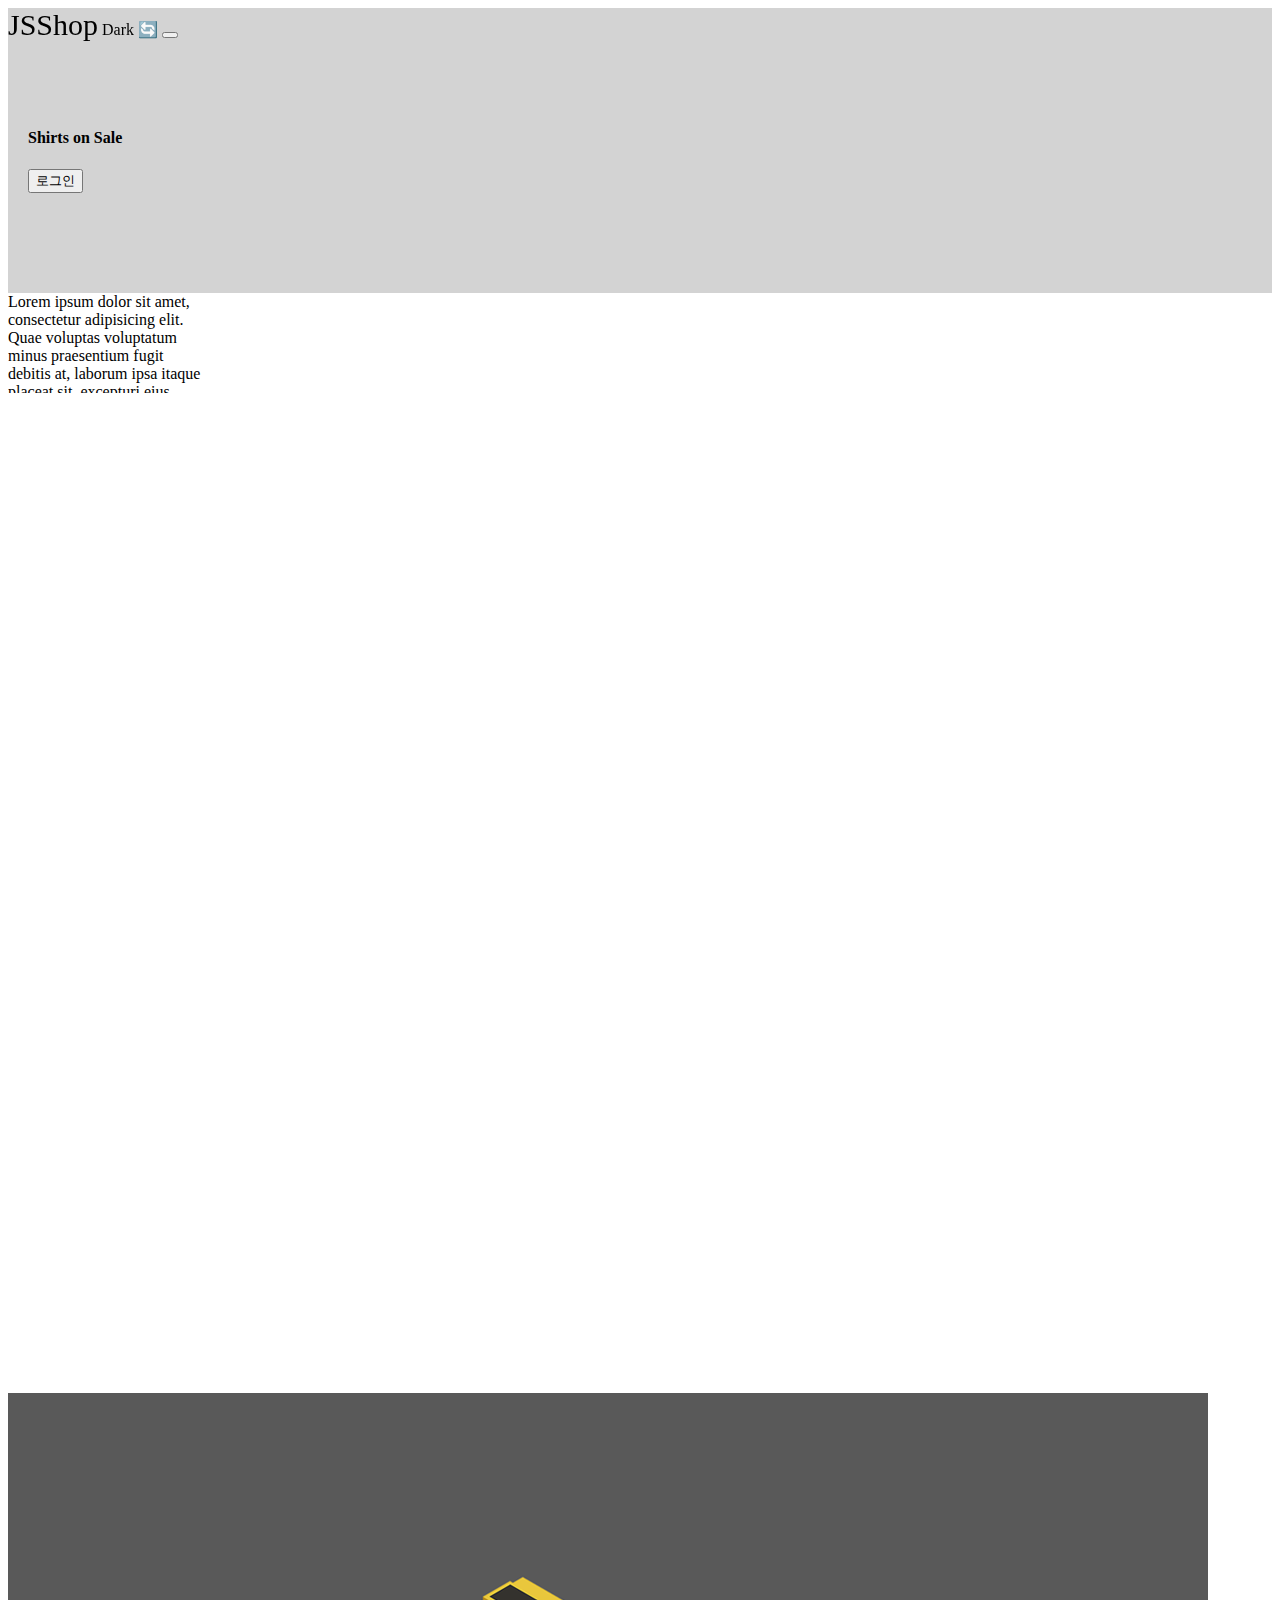
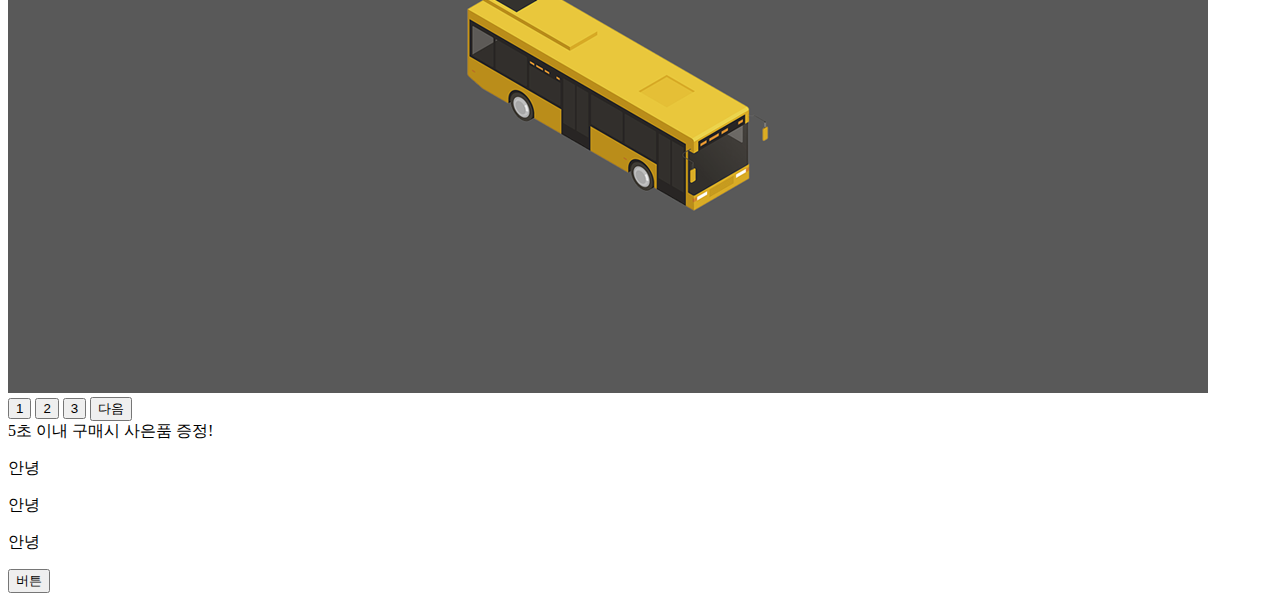
<file: index.html>
<!DOCTYPE html>
<html>
<head>
    <meta sharset="UTF-8">
    <meta name="viewport" content="width=device-width, initial-scale=1">
    
    <!-- Bootstrap CSS -->
    <link href="https://cdn.jsdelivr.net/npm/bootstrap@5.1.3/dist/css/bootstrap.min.css" rel="stylesheet" integrity="sha384-1BmE4kWBq78iYhFldvKuhfTAU6auU8tT94WrHftjDbrCEXSU1oBoqyl2QvZ6jIW3" crossorigin="anonymous">
    
    <link rel="stylesheet" href="main.css">
    
    <title>Page Title</title>
    
   <!--    jquery-->
    <script src="https://code.jquery.com/jquery-3.7.1.min.js" integrity="sha256-/JqT3SQfawRcv/BIHPThkBvs0OEvtFFmqPF/lYI/Cxo=" crossorigin="anonymous"></script>
    
</head>
<body class="">
    
    
<!--    모달창 디자인-->
    <div class="black-bg">
        <div class="white-bg">
            <h4>로그인하세요</h4>
            <form action="success.html">
              <div class="my-3">
                <input type="text" class="form-control">
               </div>
               <div class="my-3">
                 <input type="password" class="form-control">
               </div>
               <button type="submit" class="btn btn-primary" id="send">전송</button>
               <button type="button" class="btn btn-danger" id="close">닫기</button>
            </form> 
        </div>
    </div> 
    
    <script>
        
        document.querySelector('.black-bg').addEventListener('click',function(e){
            
//            e.target; // 유저가 실제로 누른거
//            e.currentTarget; //이벤트리스너 달린 곳
//            e.preventDefault();
//            e.stopImmediatePropagation();
            if (e.target == document.querySelector('.black-bg')){
                document.querySelector('.black-bg').classList.remove('show-medal');
                }
            
            document.querySelector('.black-bg').classList.remove('show-modal'); 
        })
    
    </script>
       
    <script>
        
//        document.getElementById('email').addEventListener('change',function(){
//            console.log('안녕')
//        })
        
//        if (1 == 3){
//            console.log('맞아요1');
//        }   else if (3 == 3){
//            console.log('맞아요2');
//        }
//        
         $('form').on('submit', function(){
             var 입력한값 = document.getElementById('email').value;
             
             if(입력한값 == '' ){
                alert('아이디입력안함');
            }
             if ( /\S+@\S+\.\S+/.test(입력한값)){
                 alert('이메일형식아님');
             }
         });
        
        
    </script>
    
    
    
    <nav class="navbar navbar-light bg-light">
        <div class="container-fluid">
            <span class="navbar-brand">JSShop</span>
            <span class="badge bg-dark">Dark 🔄</span>
            <button class="navbar-toggler" type="button">
                <span class="navbar-toggler-icon"></span>
            </button>
        </div>
    </nav>
    
    <script>
        
        $(window).on('scroll', function(){
            if (window.scrollY > 100){
                $('.navbar-brand').css('font-size', '20px');
            } else {
                $('.navbar-brand').css('font-size', '25px');
            }
        })
        
    </script>
    
        
    
    <script>
        
        var 이름 = 'kim';
        
        
        var count = 0;
        
        $('.badge').on('click', function(){
            count = count +1;
            if (count % 2 == 1){
                $('.badge').html('Light 🔄')
            } else {
                $('.badge').html('Dark 🔄')
            }
        });
    </script>
    
    <ul class="list-group" id="test1">
      <li class="list-group-item">An item</li>
      <li class="list-group-item">A second item</li>
      <li class="list-group-item">A third item</li>
      <li class="list-group-item">A fourth item</li>
      <li class="list-group-item">And a fifth one</li>
    </ul>
    
    <div class ="main-bg">
        <h4>Shirts on Sale</h4>
        <button id="login" class="btn btn-danger">로그인</button>
    </div>
    
    <div class="lorem" style="width: 200px; height: 100px; overflow-y: scroll">
  Lorem ipsum dolor sit amet, consectetur adipisicing elit. Quae voluptas voluptatum minus praesentium fugit debitis at, laborum ipsa itaque placeat sit, excepturi eius. Nostrum perspiciatis, eligendi quae consectetur praesentium exercitationem.
    </div>
    
    <script>
        // div의 스크롤바 내린 양 + 눈에보이는 div높이 == div의 실제높이
        $('.lorem').on('scroll', function(){
            var 스크롤양 = document.querySelector('.lorem').scrollTop;
            var 실제높이 = document.querySelector('.lorem').scrollHeight;
            var 높이 = document.querySelector('.lorem').clientHeight;
            if () {
                alert('다읽음')
            }
        })
        
        document.querySelector('html').scrollHeight
        document.querySelector('html').clientHeight
        window.scrollY
        
    </script>
    
    
    <div style="height: 1000px"></div>
    
    <script>
        
        console.log(vat(55555));
        
        function vat (a){
            var num = (a * 1.1).toFixed(1);
            return parseFloat(num)
        }
    </script>
    
    <div style="overflow: hidden">
        <div class="slide-container">
            <div class="slide-box">
                <img src="car1.png">
            </div>
            <div class="slide-box">
                <img src="car2.png">
            </div>
            <div class="slide-box">
                <img src="car3.png">
            </div>
        </div>
    </div>
    
    <script>
      let 시작좌표 = 0;
      let 눌렀냐 = false;

      $('.slide-box').eq(0).on('mousedown', function(e){
        시작좌표 = e.clientX;
        눌렀냐 = true;
      });

      $('.slide-box').eq(0).on('mousemove', function(e){
        if (눌렀냐 === true) {
          $('.slide-container').css('transform', `translateX( ${e.clientX - 시작좌표}px )`)
        }
      });
        
        $('.slide-box').eq(0).on('mouseup', function(e){
            눌렀냐 = false;

            if (e.clientX - 시작좌표 < -100) {
              $('.slide-container').css('transition', 'all 0.5s').css('transform', 'translateX(-100vw)');
            } else {
              $('.slide-container').css('transition', 'all 0.5s').css('transform', 'translateX(0vw)');
            }
            setTimeout(()=>{
              $('.slide-container').css('transition', 'none')
            }, 500)

          });
        
    </script>
    
    <button class="slide-1">1</button>
    <button class="slide-2">2</button>
    <button class="slide-3">3</button>
    <button class="next">다음</button>
    
    
    <script>
        
        var 지금사진 = 1;
        
        $('.next').on('click', function(){
            if (지금사진 == 1){
                $('slide-container').css('transform','translateX(-100vw);');
                지금사진 += 1;
            } else if (지금사진 == 2){
                $('slide-container').css('transform','translateX(-200vw);');
                지금사진 += 1;
            }
        })
        
        
        
        
        $('.slide-1').on('click', function(){
            $('slide-container').css('transform','translateX(0vw);');
        });
        
        $('.slide-2').on('click', function(){
            $('slide-container').css('transform','translateX(-100vw);');
        });
        
        $('.slide-3').on('click', function(){
            $('slide-container').css('transform','translateX(-200vx)');
        });
        
        
    </script>
    
    <div class="alert alert-danger">
        5초 이내 구매시 사은품 증정!
    </div>
    <script>
        setTimeout(function(){console.log('안녕')}, 5000)
    </script>
    
    <p class="hello">안녕</p>
    <p class="hello">안녕</p>
    <p class="hello">안녕</p>
    <button id="text-btn">버튼</button>
    
    <script>
//        모달창 로그인 버튼 누르면 모달창 뛰운다
        $('#login').on('click', function(){
            $('.black-bg').addClass('show-modal')
        })
        
        
//        jQuery사용
        $('.hello').html('바보');
        $('.hello').css('color','red');
//        class  탈부착 제거는 .removeClass() 토글은 .toggleClass()
//        $('.hello').addClass('클래스명');
//        $('.hello').removeClass('클래스명');
//        $('.hello').toggleClass('클래스명');
//        $('.hello').addClass('show')
//        이벤트리스너사용
        $('.test-btn').on('click', function(){
            $('.hello').fadeOut();
        });
        
        
//        document.getElementsByClassName('navbar-toggler')[0].addEventListener('click',function(){
//            
//            document.getElementsByClassName('list-group')[0].classList.toggle('show');
//            
//        })
        
        
        </script>
<!--
    <div class="alert-box" id="alert">
        <p id="title">알림창임</p>
        <button onclick="알림창열기('none');">닫기</button>
    </div>
    <button onclick="아이디알림창()">버튼1</button>
    <button onclick="비밀번호알림창()">버튼2</button>
<script>
//    document.getElementById('hello').innerHTML = '안녕';
//    폰트사이즈
//    document.getElementById("hello").style.fontSize = "16px";
    function 알림창열기(구멍){
        document.getElementById('alert').style.display =구멍;
    }
    
    function 아이디알림창(){
        document.getElementById('title').innerHTML = '아이디입력하셈';
        document.getElementById('alert').style.display ='block';
    }
    function 비밀번호알림창(){
        document.getElementById('title').innerHTML = '비밀번호입력';
        document.getElementById('alert').style.display ='block';
    }
       
    
//    
//    function 알림창닫기(){
//        document.getElementById('alert').style.display ='none';
//    }
    
</script> 
-->

    
    <!-- Option 1: Bootstrap Bundle with Popper -->
    <script src="https://cdn.jsdelivr.net/npm/bootstrap@5.1.3/dist/js/bootstrap.bundle.min.js" integrity="sha384-ka7Sk0Gln4gmtz2MlQnikT1wXgYsOg+OMhuP+IlRH9sENBO0LRn5q+8nbTov4+1p" crossorigin="anonymous">
    </script>
    
 
</body>
</html>
</file>
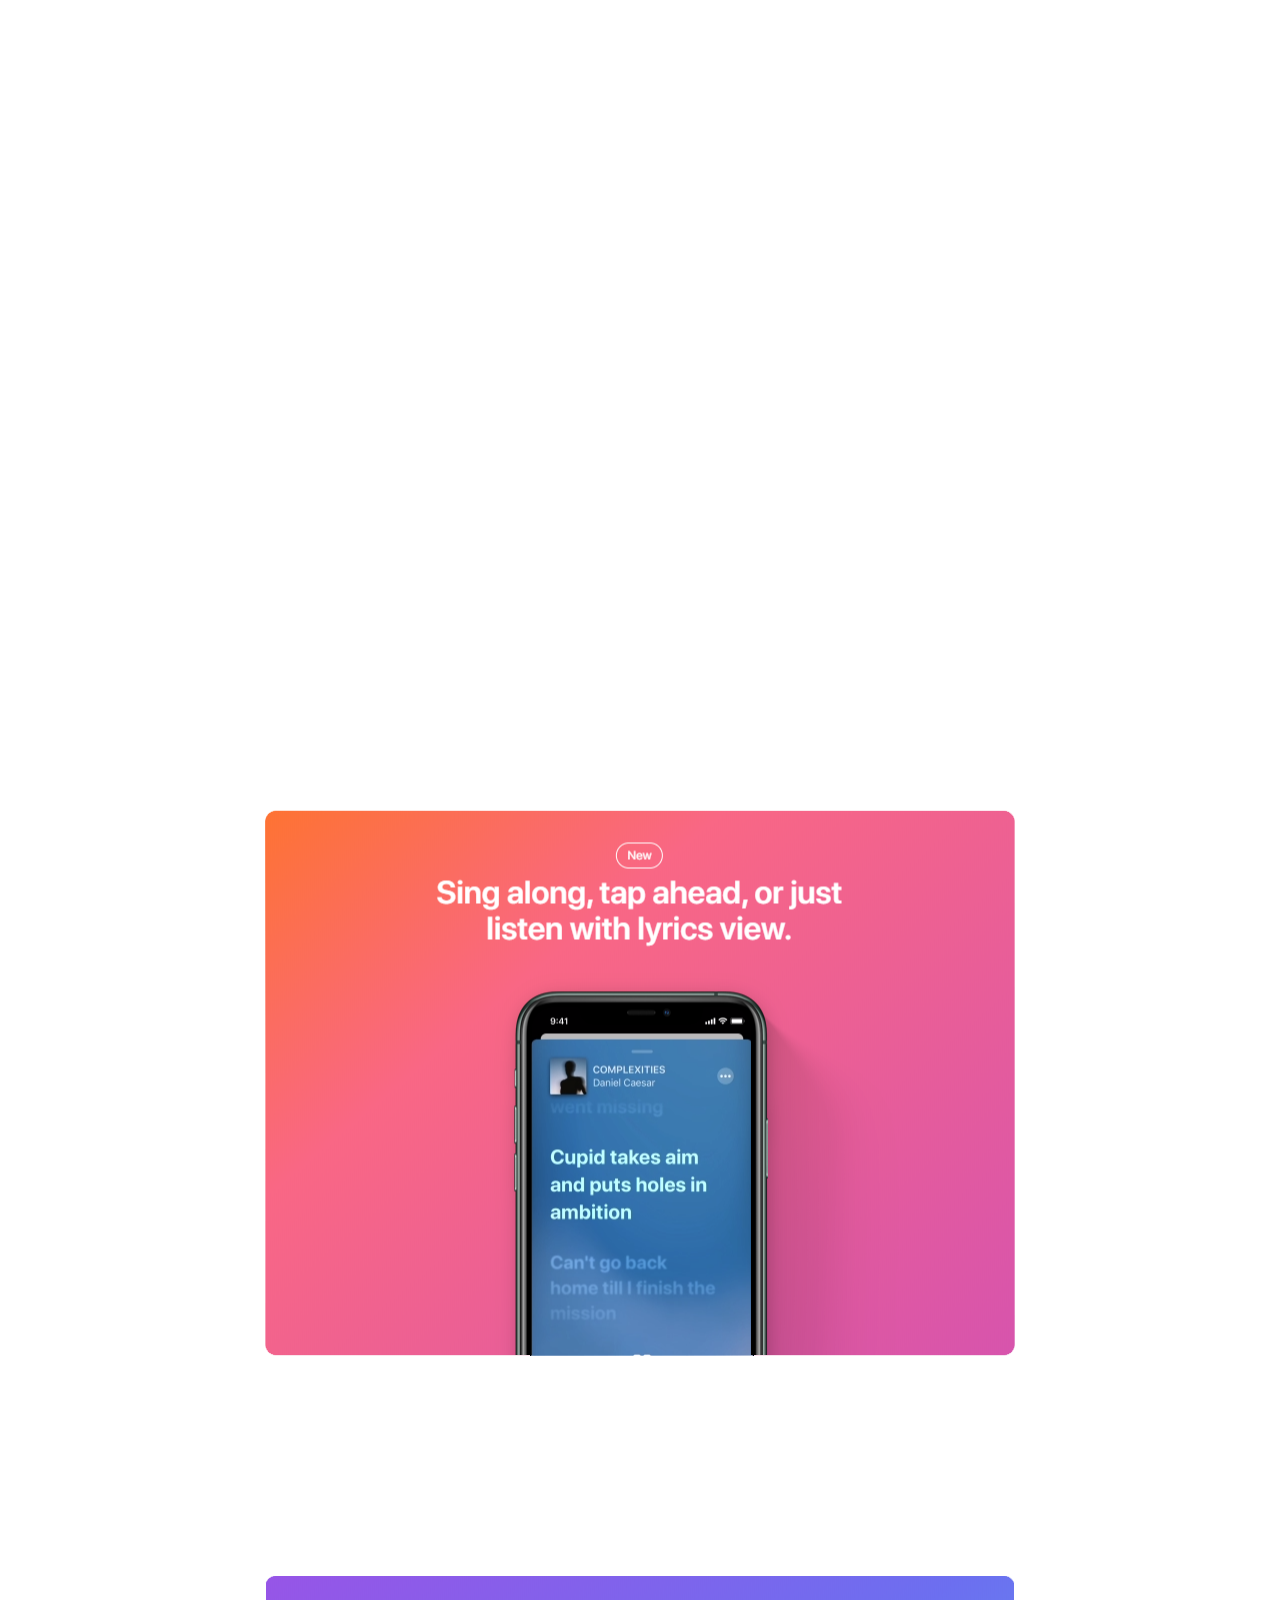
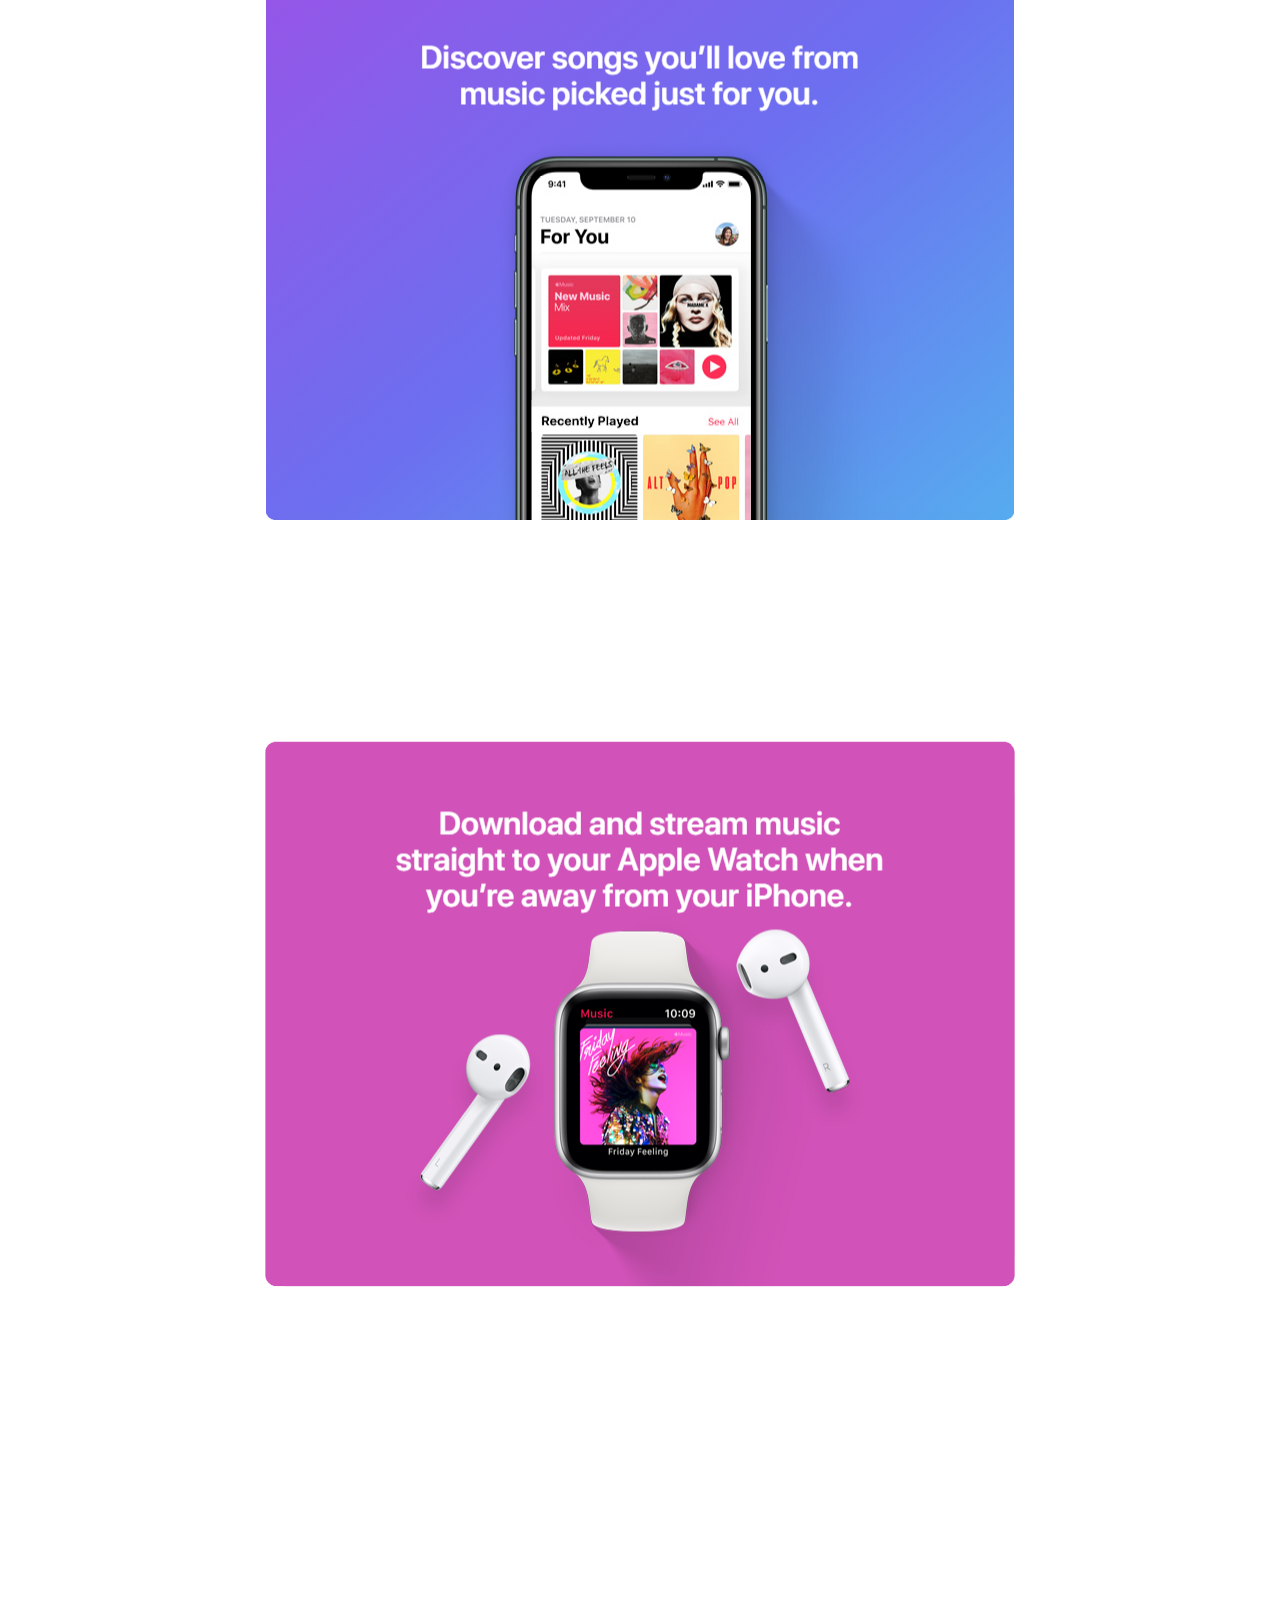
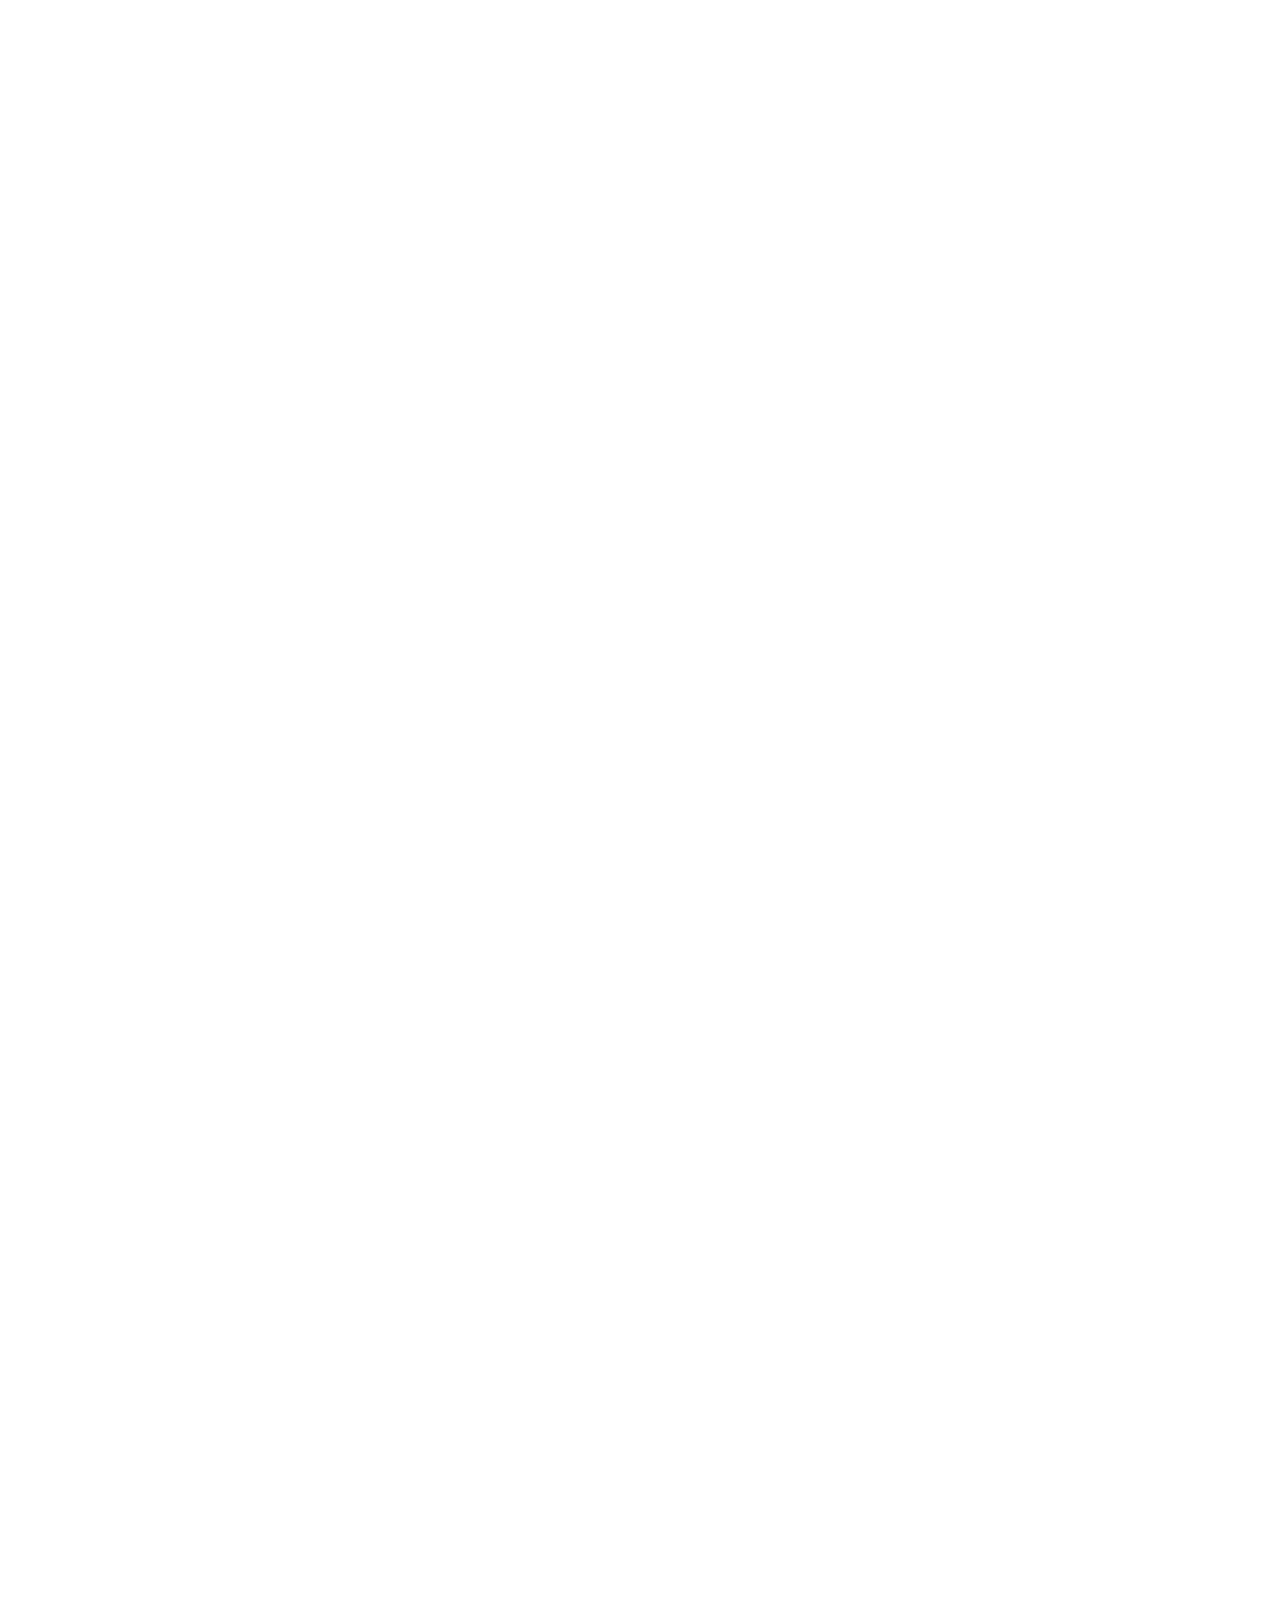
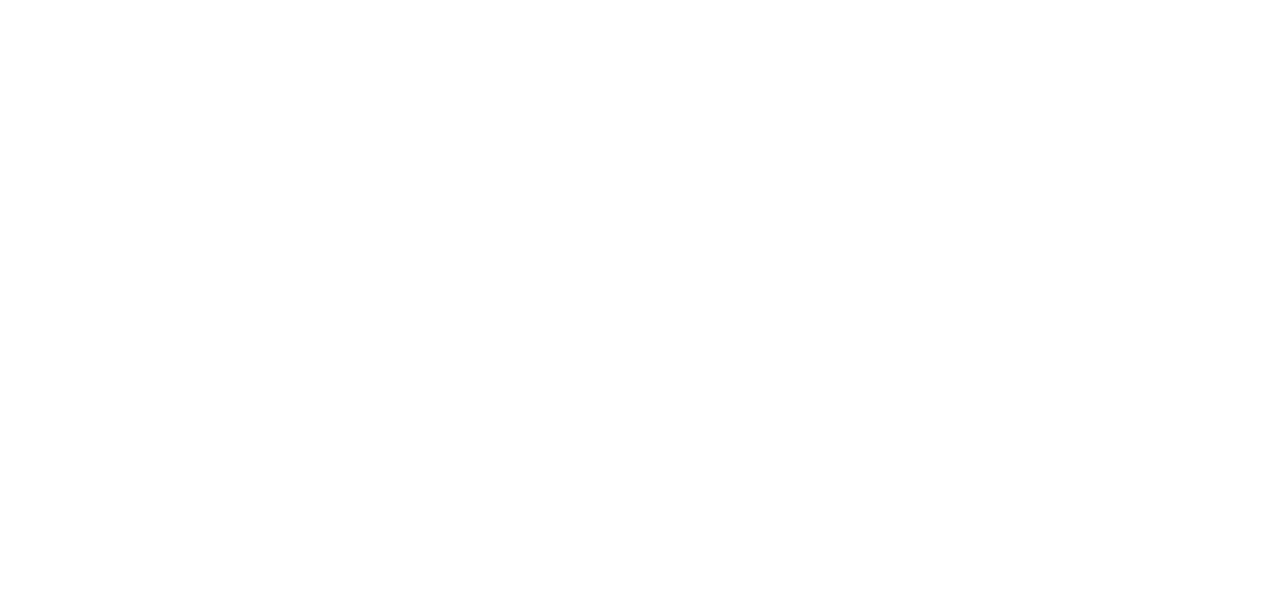
<file: card.html>
<!DOCTYPE html>
<html>
<head>
    <meta sharset="UTF-8">
    <meta name="viewport" content="width=device-width, initial-scale=1.0">
    
    <!--    jquery-->
    <script src="https://code.jquery.com/jquery-3.7.1.min.js" integrity="sha256-/JqT3SQfawRcv/BIHPThkBvs0OEvtFFmqPF/lYI/Cxo=" crossorigin="anonymous"></script>
    
    <link href="main.css" rel="stylesheet">
    <title>Document</title>
    
</head>
    <body>
        
        <div class="card-background">
          <div class="card-box">
            <img src="img/card1.png">
          </div>
          <div class="card-box">
            <img src="img/card2.png">
          </div>
          <div class="card-box">
            <img src="img/card3.png">
          </div>
        </div>
    
        <script>
            $(window).scroll(function(){
                var 높이 = $(window).scrollTop();
                console.log(높이);
                
                var y =  (-1/500) * 높이 + 115/50;
                $('.card-box').eq(0).css('opacity', 0);

            });
        </script>
        
    </body>
    
    
</html>
</file>
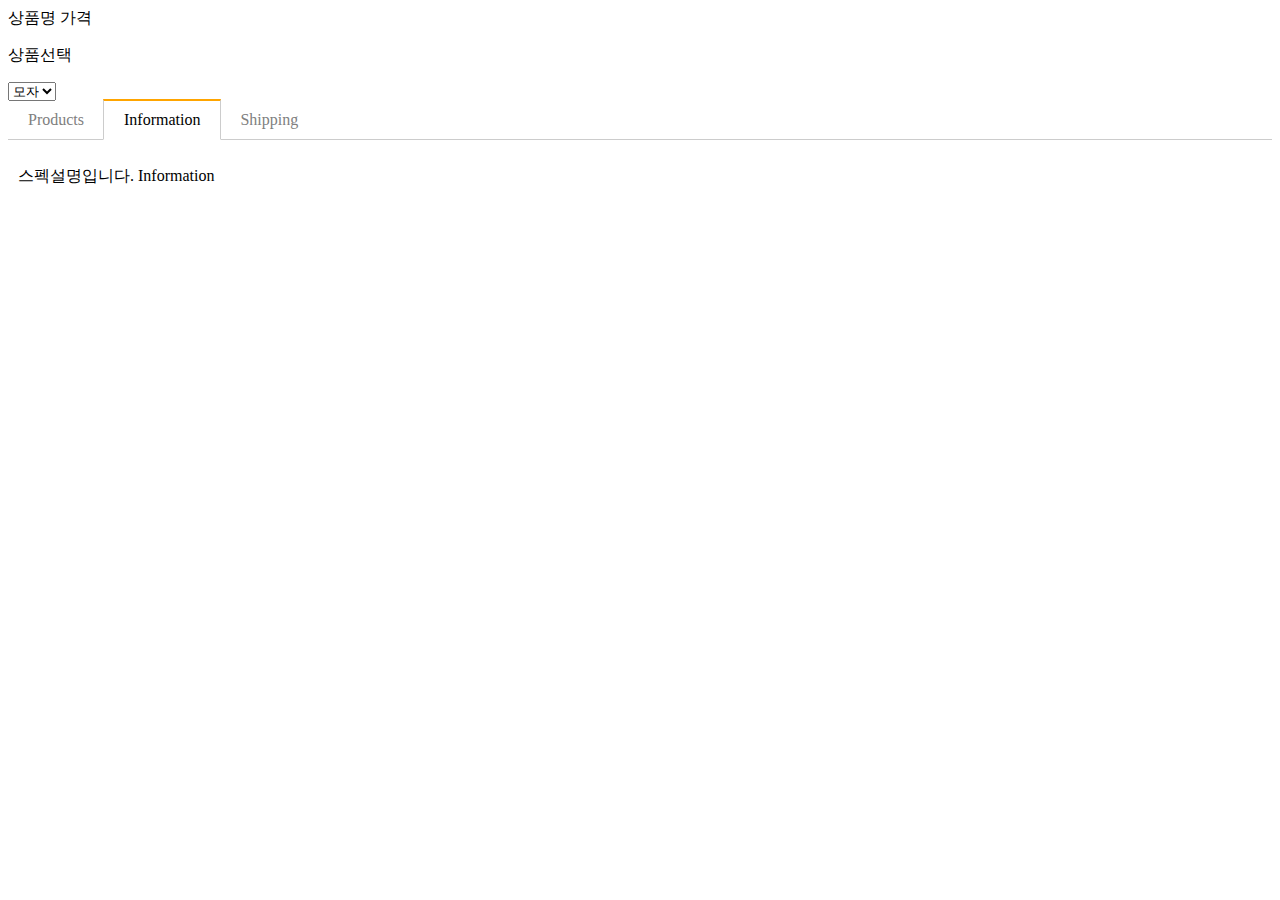
<file: detail.html>
<!DOCTYPE html>
<html>
<head>
    <meta sharset="UTF-8">
    <meta name="viewport" content="width=device-width, initial-scale=1">
    
    <!-- Bootstrap CSS -->
    <link href="https://cdn.jsdelivr.net/npm/bootstrap@5.1.3/dist/css/bootstrap.min.css" rel="stylesheet" integrity="sha384-1BmE4kWBq78iYhFldvKuhfTAU6auU8tT94WrHftjDbrCEXSU1oBoqyl2QvZ6jIW3" crossorigin="anonymous">
    
    <!--    jquery-->
    <script 
    src="https://code.jquery.com/jquery-3.7.1.min.js" integrity="sha256-/JqT3SQfawRcv/BIHPThkBvs0OEvtFFmqPF/lYI/Cxo=" crossorigin="anonymous"></script>
    
    <link rel="stylesheet" href="main.css">
    
    <title>Page Title</title>

</head>
<body>
    <div class="container mt-3">
        <div class="card p-3">
            <span class="car-title">상품명</span>
            <span class="car-price">가격</span>
        </div>
    </div>
    
    <script>
        var car2 = { name : '소나타', price : [50000, 3000, 4000]}
        document.querySelector('.car-price').innerHTML; 
        
         
    </script>
    
    <form class="container my-5 form-group">
        <p>상품선택</p>
        <select class="form-select mt-2">
          <option>모자</option>
          <option>셔츠</option>
          <option>바지</option>
        </select>
        <select class="form-select mt-2 form-hide">
            <option>95</option>
            <option>100</option>
        </select>
        
    </form>
    
    
    <div di ="test">
    
    </div>
    
    
    
    <script>
        
        var pants = [ 28, 30, 32, 34];
        var shirts = [ 95, 100, 105];
        
        $('.form-select').eq(0).on('input', function(){
            var value = this.value;
            
            if (value == '셔츠'){
                $('.form-select').eq(1).removeClass('form-hide');
            }
            else if (value == '바지'){
                $('.form-select').eq(1).removeClass('form-hide');
                $('.form-select').eq(1).html('');
                
                pants.forEach(function(a){
                   $('.form-select').eq(1).append('<option>${a}</option>');
                });
            }
        })
        
        var obj = {name : 'kim', age : 20}
        
        for (var key in obj){
            console.log(obj[key]);
        }
        
        
        $('.form-select').eq(0).on('input', function(){
            var valuse = $('.form-select').eq(0).val();
            if (valuse == '셔츠'){
                $('.form-select').eq(1).removeClass('form-hide');
            }
        })    
    </script>
    
    <style>
  ul.list {
    list-style-type: none;
    margin: 0;
    padding: 0;
    border-bottom: 1px solid #ccc;
  }
  ul.list::after {
    content: '';
    display: block;
    clear: both;
  }
  .tab-button {
    display: block;
    padding: 10px 20px 10px 20px;
    float: left;
    margin-right: -1px;
    margin-bottom: -1px;
    color: grey;
    text-decoration: none;
    cursor: pointer;
  }
  .orange {
    border-top: 2px solid orange;
    border-right: 1px solid #ccc;
    border-bottom: 1px solid white;
    border-left: 1px solid #ccc;
    color: black;
    margin-top: -2px;
  }
  .tab-content {
    display: none;
    padding: 10px;
  }
  .show {
    display: block;
  }
</style>

<div class="container mt-5">
  <ul class="list">
    <li class="tab-button">Products</li>
    <li class="tab-button orange">Information</li>
    <li class="tab-button">Shipping</li>
  </ul>
  <div class="tab-content">
    <p>상품설명입니다. Product</p>
  </div>
  <div class="tab-content show">
    <p>스펙설명입니다. Information</p>
  </div>
  <div class="tab-content">
    <p>배송정보입니다. Shipping</p>
  </div>
</div> 
 
<script src="tab.js"></script>
    
    
        
    
</body>
</html>
</file>
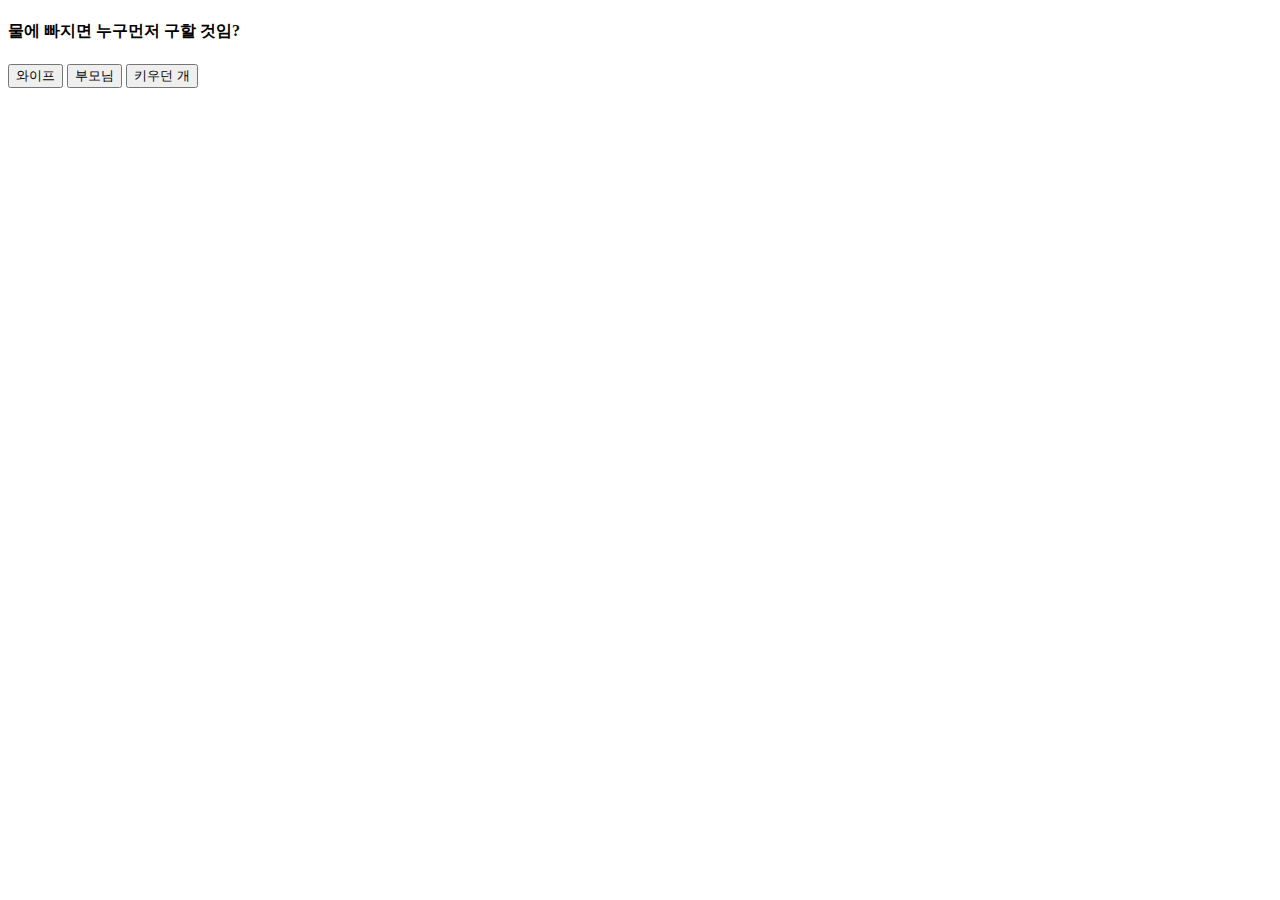
<file: game.html>
<!DOCTYPE html>
<html>
<head>
    <meta sharset="UTF-8">
    <title>Document</title>
</head>
<body>
    <div id="quiz">
  <h4>물에 빠지면 누구먼저 구할 것임?</h4>
  <button>와이프</button>
  <button>부모님</button>
  <button>키우던 개</button>
</div>

<script>
  document.querySelector('#quiz').addEventListener('click', function(e){
    switch (e.target.innerHTML){
      case '와이프':
        alert('와이프를 좋아하시네요');
        break
      case '부모님':
        alert('효자네요');
        break
      case '키우던 개':
        alert('역시 사람보단 동물이 더 낫죠');
        break
    }
  });

</script>
</body>

</html>
</file>
<file: main.css>
.alert-box {
    background-color: skyblue;
    padding: 20px;
    color: white;
    border-radius: 5px;
    display: none;
}

.list-group {
    display: none;
}

.show {
    display: block;
}
.black-bg {
  width : 100%;
  height : 100%;
  position : fixed;
  background : rgba(0,0,0,0.5);
  z-index : 5;
  padding: 30px;
  visibility: hidden;
  opacity: 0;
  transition: all 1s;
}
.white-bg {
  background: white;
  border-radius: 5px;
  padding: 30px;
} 
.show-modal {
    visibility: visible;
    opacity: 1;
}

.main-bg {
    padding: 100px 20px;
    background: lightgrey;
}

.dark {
    background: black;
    color: white;
        
}

.slide-container {
    width: 300vw;
    transition: all 1s;
    
}

.slide-box {
    width: 100vw;
    float: left;
}
.slide-box ing {
    width: 100%;
}

.navbar {
    position: fixed;
    width: 100%;
    z-index: 5;
}

.navbar-brand {
    font-size: 30px;
    transition: all 1s;
}

.form-hide {
    display: none;
}

.grey {
    background: lightgrey;
    height: 2000px;
    margin-top: 500px;
}

.image {
    float: right;
    width: 400px;
    position: sticky;
    top: 100px;
}

.text {
    float: left;
    width: 300px;
}

.card-background {
    height: 3000px;
    margin-top: 800px;
    margin-bottom: 1600px;
}

.card-box img {
    display: block;
    margin: auto;
    max-width: 80%;
}
.card-box {
    position: sticky;
    top: 200px;
    margin-top: 200px;
}
</file>
